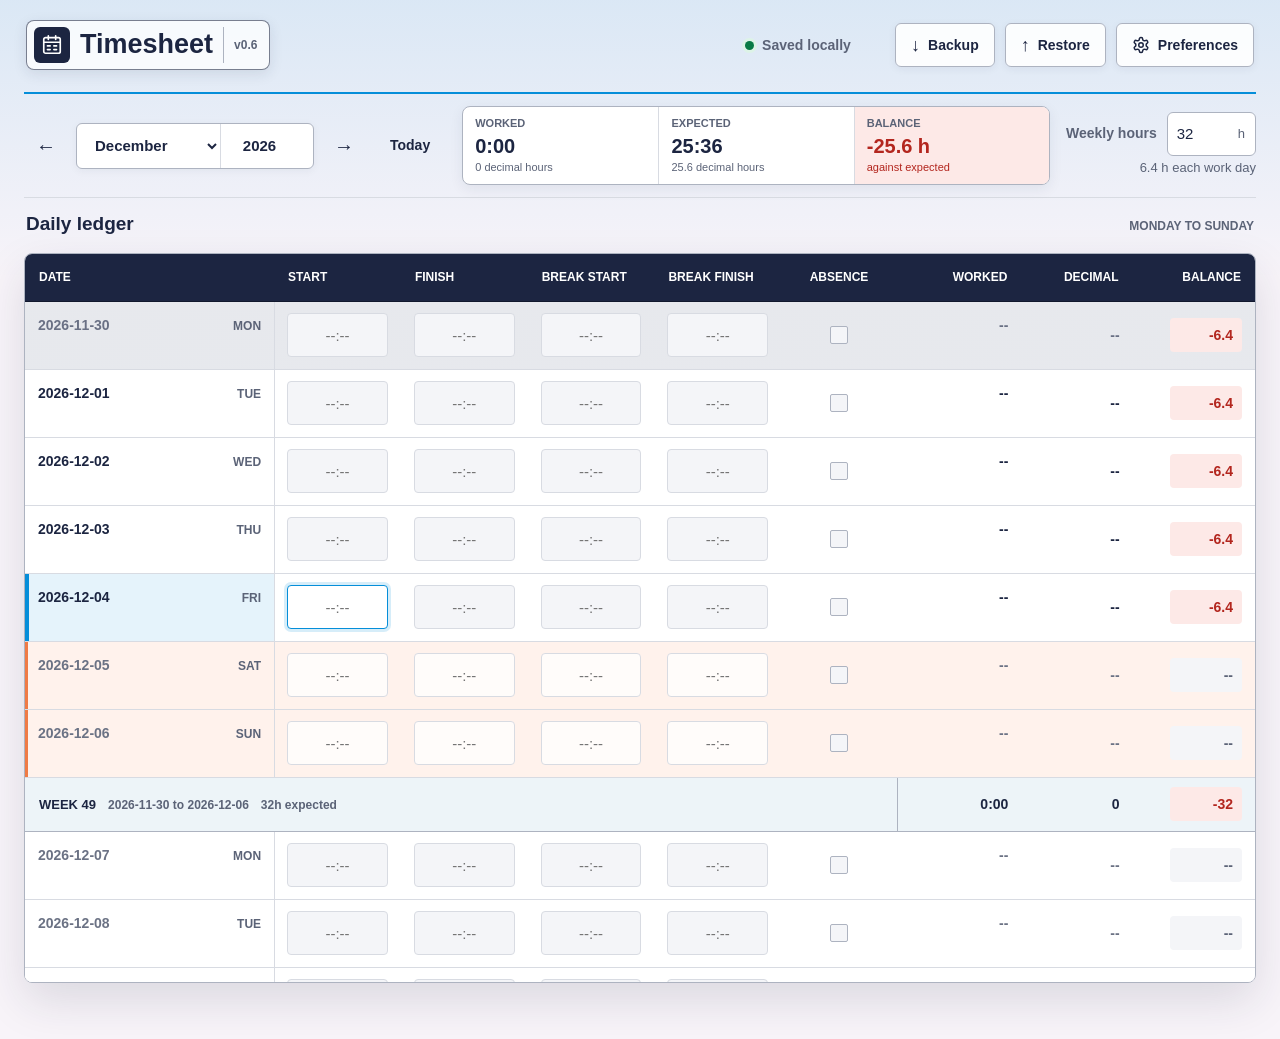
<file: index.html>
<!doctype html>
<html lang="en" data-theme="default-gradient">
<head>
  <meta charset="utf-8">
  <meta name="viewport" content="width=device-width, initial-scale=1">
  <meta name="color-scheme" content="light dark">
  <title>Timesheet</title>
  <link rel="stylesheet" href="styles.css">
  <script defer src="js/i18n.js"></script>
  <script defer src="js/themes.js"></script>
  <script defer src="js/core.js"></script>
  <script defer src="js/model.js"></script>
  <script defer src="js/storage.js"></script>
  <script defer src="js/menu.js"></script>
  <script defer src="js/preferences.js"></script>
  <script defer src="js/ledger.js"></script>
  <script defer src="js/app.js"></script>
</head>
<body data-app-status="loading">
  <a class="skip-link" href="#timesheetTable" data-i18n="skip.timesheet">Skip to timesheet</a>

  <div class="app-shell">
    <header class="app-header">
      <div class="brand-block">
        <div class="brand-line">
          <span class="brand-icon" data-brand-icon aria-hidden="true">
            <svg viewBox="0 0 24 24" width="22" height="22" fill="none" stroke="currentColor" stroke-width="1.8" stroke-linecap="round" stroke-linejoin="round">
              <rect x="3" y="4" width="18" height="17" rx="2"></rect>
              <path d="M8 2v4M16 2v4M3 9h18M7 13h3M14 13h3M7 17h3M14 17h3"></path>
            </svg>
          </span>
          <h1 data-i18n="app.name">Timesheet</h1>
          <span class="app-version" data-app-version>v0.6</span>
        </div>
      </div>

      <button id="menuButton" class="icon-button mobile-menu-button" type="button" aria-label="Open menu" data-i18n-aria-label="menu.open" aria-controls="headerActions" aria-expanded="false">
        <svg aria-hidden="true" viewBox="0 0 24 24" width="20" height="20" fill="none" stroke="currentColor" stroke-width="2" stroke-linecap="round">
          <path d="M4 6h16M4 12h16M4 18h16"></path>
        </svg>
      </button>

      <div id="headerActions" class="header-actions" data-open="false">
        <p id="saveStatus" class="save-status" data-tone="neutral" role="status" aria-live="polite">
          <span class="status-dot" aria-hidden="true"></span>
          <span data-status-text data-i18n="status.loading">Loading</span>
        </p>
        <button id="exportButton" class="button button-secondary" type="button" data-action="backup">
          <span class="button-icon" aria-hidden="true">&#8595;</span>
          <span data-i18n="action.backup">Backup</span>
        </button>
        <button id="restoreButton" class="button button-secondary" type="button" data-action="restore">
          <span class="button-icon" aria-hidden="true">&#8593;</span>
          <span data-i18n="action.restore">Restore</span>
        </button>
        <button id="settingsButton" class="button button-secondary" type="button" data-action="preferences">
          <svg aria-hidden="true" viewBox="0 0 24 24" width="18" height="18" fill="none" stroke="currentColor" stroke-width="2" stroke-linecap="round" stroke-linejoin="round">
            <path d="M12.22 2h-.44a2 2 0 0 0-2 2v.18a2 2 0 0 1-1 1.73l-.43.25a2 2 0 0 1-2 0l-.15-.08a2 2 0 0 0-2.73.73l-.22.38a2 2 0 0 0 .73 2.73l.15.09a2 2 0 0 1 1 1.74v.5a2 2 0 0 1-1 1.74l-.15.09a2 2 0 0 0-.73 2.73l.22.38a2 2 0 0 0 2.73.73l.15-.08a2 2 0 0 1 2 0l.43.25a2 2 0 0 1 1 1.73V20a2 2 0 0 0 2 2h.44a2 2 0 0 0 2-2v-.18a2 2 0 0 1 1-1.73l.43-.25a2 2 0 0 1 2 0l.15.08a2 2 0 0 0 2.73-.73l.22-.38a2 2 0 0 0-.73-2.73l-.15-.09a2 2 0 0 1-1-1.74v-.5a2 2 0 0 1 1-1.74l.15-.09a2 2 0 0 0 .73-2.73l-.22-.38a2 2 0 0 0-2.73-.73l-.15.08a2 2 0 0 1-2 0l-.43-.25a2 2 0 0 1-1-1.73V4a2 2 0 0 0-2-2z"></path>
            <circle cx="12" cy="12" r="3"></circle>
          </svg>
          <span data-i18n="action.preferences">Preferences</span>
        </button>
        <input id="restoreInput" class="visually-hidden" type="file" accept="application/json,.json" tabindex="-1">
      </div>
    </header>

    <main>
      <section class="period-bar" aria-label="Timesheet period and schedule" data-i18n-aria-label="period.label">
        <nav class="period-navigation" aria-label="Month navigation" data-i18n-aria-label="period.navigation">
          <button id="previousMonth" class="icon-button" type="button" aria-label="Previous month" title="Previous month" data-i18n-aria-label="period.previousMonth" data-i18n-title="period.previousMonth">
            <span aria-hidden="true">&#8592;</span>
          </button>

          <div class="period-picker">
            <label class="visually-hidden" for="monthSelect" data-i18n="period.month">Month</label>
            <select id="monthSelect" aria-label="Month" data-i18n-aria-label="period.month"></select>

            <label class="visually-hidden" for="yearInput" data-i18n="period.year">Year</label>
            <input id="yearInput" class="year-input" type="number" min="1900" max="9999" step="1" inputmode="numeric" aria-label="Year" data-i18n-aria-label="period.year">
          </div>

          <button id="nextMonth" class="icon-button" type="button" aria-label="Next month" title="Next month" data-i18n-aria-label="period.nextMonth" data-i18n-title="period.nextMonth">
            <span aria-hidden="true">&#8594;</span>
          </button>
          <button id="todayButton" class="button button-quiet" type="button" data-i18n="period.today">Today</button>
        </nav>

        <dl class="summary-strip" aria-label="Monthly summary" data-i18n-aria-label="summary.label">
          <div class="summary-metric">
            <dt data-i18n="summary.worked">Worked</dt>
            <dd id="monthWorked" class="metric-value">--</dd>
            <dd id="monthWorkedDecimal" class="metric-detail">--</dd>
          </div>
          <div class="summary-metric">
            <dt data-i18n="summary.expected">Expected</dt>
            <dd id="monthExpected" class="metric-value">--</dd>
            <dd id="monthExpectedDecimal" class="metric-detail">--</dd>
          </div>
          <div id="monthBalanceMetric" class="summary-metric summary-balance" data-balance="neutral">
            <dt data-i18n="summary.balance">Balance</dt>
            <dd id="monthBalance" class="metric-value">--</dd>
            <dd class="metric-detail" data-i18n="summary.againstExpected">against expected</dd>
          </div>
        </dl>

        <div class="schedule-control">
          <label for="weeklyHours" data-i18n="schedule.weeklyHours">Weekly hours</label>
          <div class="number-field">
            <input id="weeklyHours" type="number" min="0" max="168" step="0.1" inputmode="decimal" aria-describedby="scheduleMessage dailyTarget">
            <span aria-hidden="true">h</span>
          </div>
          <p id="scheduleMessage" class="field-message" aria-live="polite"></p>
          <p id="dailyTarget" class="daily-target"></p>
        </div>
      </section>

      <section class="ledger-section" aria-labelledby="ledgerHeading">
        <div class="ledger-heading">
          <h2 id="ledgerHeading" data-i18n="ledger.title">Daily ledger</h2>
          <p data-i18n="ledger.mondaySunday">Monday to Sunday</p>
        </div>

        <div class="table-frame">
          <table id="timesheetTable">
            <caption class="visually-hidden" data-i18n="ledger.caption">Daily times and weekly summaries for the selected month</caption>
            <colgroup id="timesheetColgroup"></colgroup>
            <thead>
              <tr id="ledgerHeaderRow"></tr>
            </thead>
            <tbody id="ledgerBody"></tbody>
          </table>
        </div>
      </section>
    </main>
  </div>

  <dialog id="settingsDialog" class="settings-dialog" aria-labelledby="settingsTitle">
    <header class="settings-dialog-header">
      <h2 id="settingsTitle" data-i18n="preferences.title">Preferences</h2>
      <button id="settingsCloseButton" class="icon-button settings-close-button" type="button" aria-label="Close preferences" title="Close preferences" data-i18n-aria-label="preferences.close" data-i18n-title="preferences.close">
        <svg aria-hidden="true" viewBox="0 0 24 24" width="20" height="20" fill="none" stroke="currentColor" stroke-width="2" stroke-linecap="round">
          <path d="M18 6 6 18M6 6l12 12"></path>
        </svg>
      </button>
    </header>

    <div class="settings-dialog-body">
      <section class="settings-section" aria-labelledby="displaySettingsHeading">
        <h3 id="displaySettingsHeading" data-i18n="preferences.display">Display</h3>

        <div class="setting-row">
          <label for="dateFormatSelect" data-i18n="preferences.dateFormat">Date format</label>
          <select id="dateFormatSelect">
            <option value="iso">YYYY-MM-DD</option>
            <option value="day-month-year-dots">DD.MM.YYYY</option>
            <option value="month-day-year-slashes">MM/DD/YYYY</option>
            <option value="month-day-dash">MM-DD</option>
            <option value="month-day-slash">MM/DD</option>
            <option value="day-long-month">DD MMMM</option>
          </select>
        </div>

        <div class="setting-row">
          <label for="languageSelect" data-i18n="preferences.language">Language</label>
          <select id="languageSelect"></select>
        </div>

        <div class="setting-row">
          <label for="themeSelect" data-i18n="preferences.theme">Theme</label>
          <div class="theme-select-control">
            <select id="themeSelect" class="theme-select" data-preview="default-gradient"></select>
            <span class="theme-preview" aria-hidden="true"></span>
          </div>
        </div>
      </section>

      <section class="settings-section" aria-labelledby="timeLedgerSettingsHeading">
        <h3 id="timeLedgerSettingsHeading" data-i18n="preferences.timeLedger">Time ledger</h3>

        <div class="setting-row">
          <span id="workDaysLabel" class="setting-label" data-i18n="preferences.workDays">Work days</span>
          <div class="work-days-control" role="group" aria-labelledby="workDaysLabel">
            <select id="workDayStartSelect" aria-label="First work day" data-i18n-aria-label="preferences.workDayStart"></select>
            <span class="work-days-separator" data-i18n="range.separator">to</span>
            <select id="workDayEndSelect" aria-label="Last work day" data-i18n-aria-label="preferences.workDayEnd"></select>
          </div>
        </div>
      </section>

      <section class="settings-section" aria-labelledby="dataSettingsHeading">
        <h3 id="dataSettingsHeading" data-i18n="preferences.data">Data</h3>
        <div class="settings-action-row">
          <button id="deleteLocalDataButton" class="button button-danger" type="button" data-i18n="preferences.deleteLocalData">Delete local data</button>
        </div>
      </section>

      <section class="settings-section about-section" aria-labelledby="aboutHeading">
        <h3 id="aboutHeading" data-i18n="preferences.about">About</h3>
        <p class="about-product" data-about-version>Timesheet v0.6</p>
        <div class="about-details">
          <p data-i18n="about.localTracker">Local work time tracker.</p>
          <p data-i18n="about.license">MIT licence.</p>
          <a href="https://github.com/reery/Timesheet" target="_blank" rel="noopener noreferrer" aria-label="Timesheet repository on GitHub (opens in a new tab)" data-i18n-aria-label="about.repository">https://github.com/reery/Timesheet</a>
        </div>
      </section>
    </div>
  </dialog>

  <dialog id="deleteDataDialog" class="settings-dialog delete-data-dialog" aria-labelledby="deleteDataTitle" aria-describedby="deleteDataQuestion">
    <header class="settings-dialog-header delete-data-dialog-header">
      <h2 id="deleteDataTitle" data-i18n="deleteData.title">Delete local data</h2>
    </header>

    <div class="settings-dialog-body delete-data-dialog-body">
      <p id="deleteDataQuestion" data-i18n="deleteData.question">Do you really want to delete all locally saved data in your browser?</p>
      <p id="deleteDataError" class="delete-data-error" role="alert" aria-live="assertive" hidden></p>
    </div>

    <footer class="delete-data-dialog-actions">
      <button id="confirmDeleteDataButton" class="button button-danger" type="button" data-i18n="deleteData.yes">Yes</button>
      <button id="backupDeleteDataButton" class="button button-positive" type="button" data-i18n="deleteData.backupAndDelete">Backup and delete</button>
      <button id="cancelDeleteDataButton" class="button button-secondary" type="button" data-i18n="deleteData.no">No</button>
    </footer>
  </dialog>

  <noscript>This timesheet requires JavaScript to calculate and save entries.</noscript>
</body>
</html>
</file>
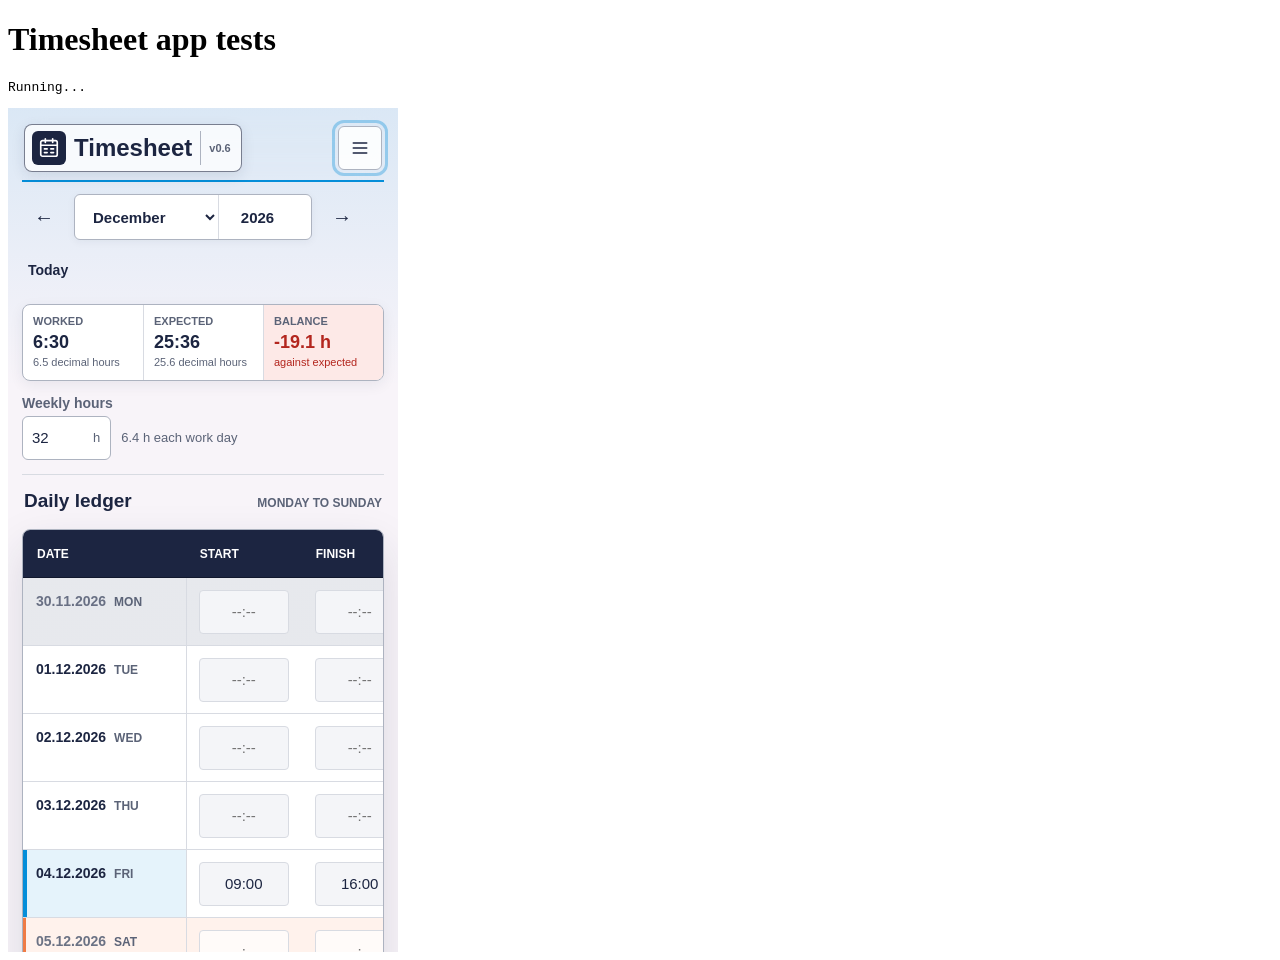
<file: tests/app.test.html>
<!doctype html>
<html lang="en">
<head>
  <meta charset="utf-8">
  <title>Timesheet app tests</title>
  <style>
    #appFrame {
      display: block;
      width: 390px;
      height: 844px;
      border: 0;
    }
  </style>
</head>
<body data-status="running">
  <h1>Timesheet app tests</h1>
  <pre id="results">Running...</pre>
  <iframe id="appFrame" src="../index.html?storageKey=local-timesheet.test.integration.v1" title="Timesheet under test"></iframe>
  <script src="app.test.js"></script>
</body>
</html>
</file>
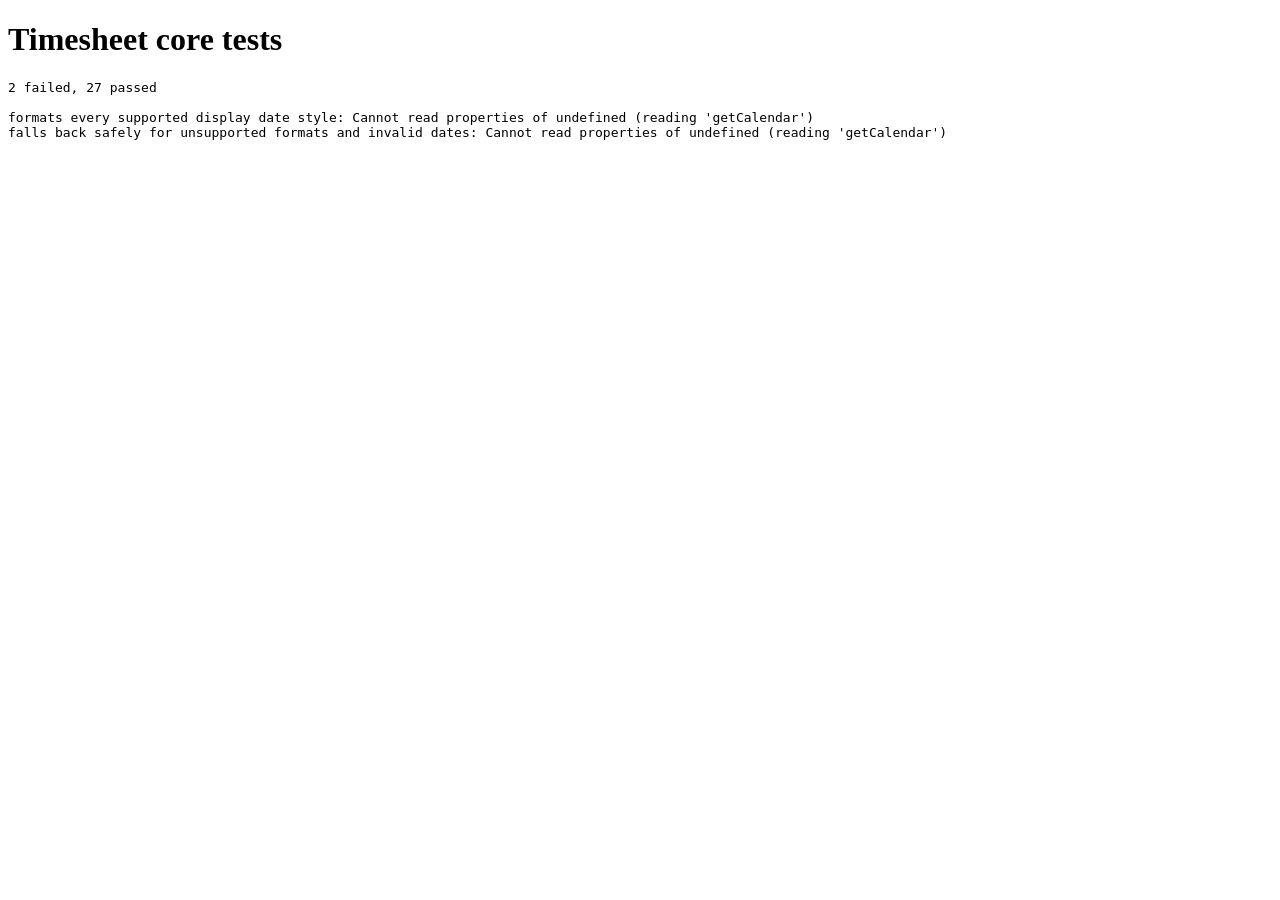
<file: tests/core.test.html>
<!doctype html>
<html lang="en">
<head>
  <meta charset="utf-8">
  <title>Timesheet core tests</title>
</head>
<body data-status="running">
  <h1>Timesheet core tests</h1>
  <pre id="results">Running...</pre>
  <script src="../js/core.js"></script>
  <script src="core.test.js"></script>
</body>
</html>
</file>
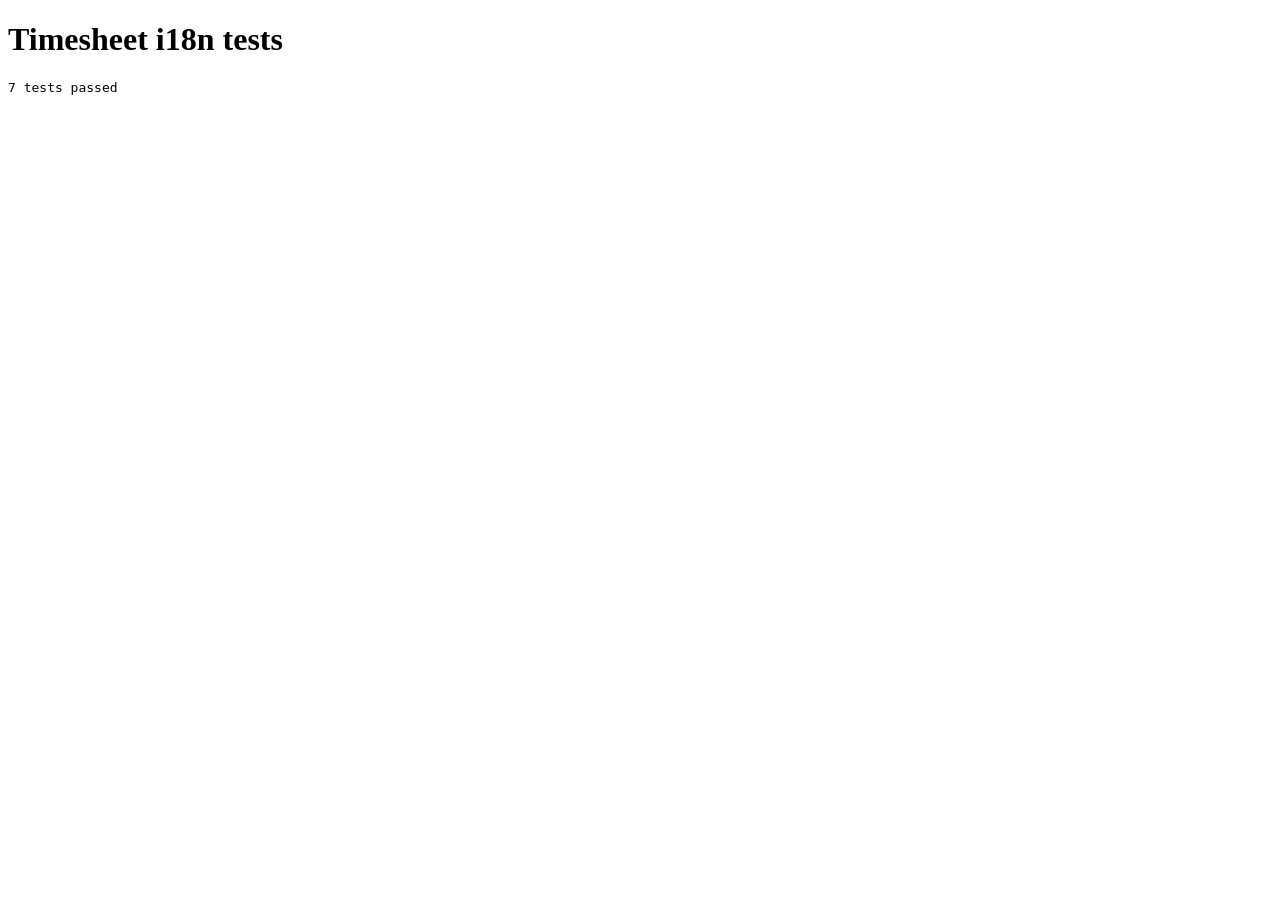
<file: tests/i18n.test.html>
<!doctype html>
<html lang="en">
<head>
  <meta charset="utf-8">
  <title>Timesheet i18n tests</title>
</head>
<body data-status="running">
  <h1>Timesheet i18n tests</h1>
  <pre id="results">Running...</pre>
  <script src="../js/i18n.js"></script>
  <script src="i18n.test.js"></script>
</body>
</html>
</file>
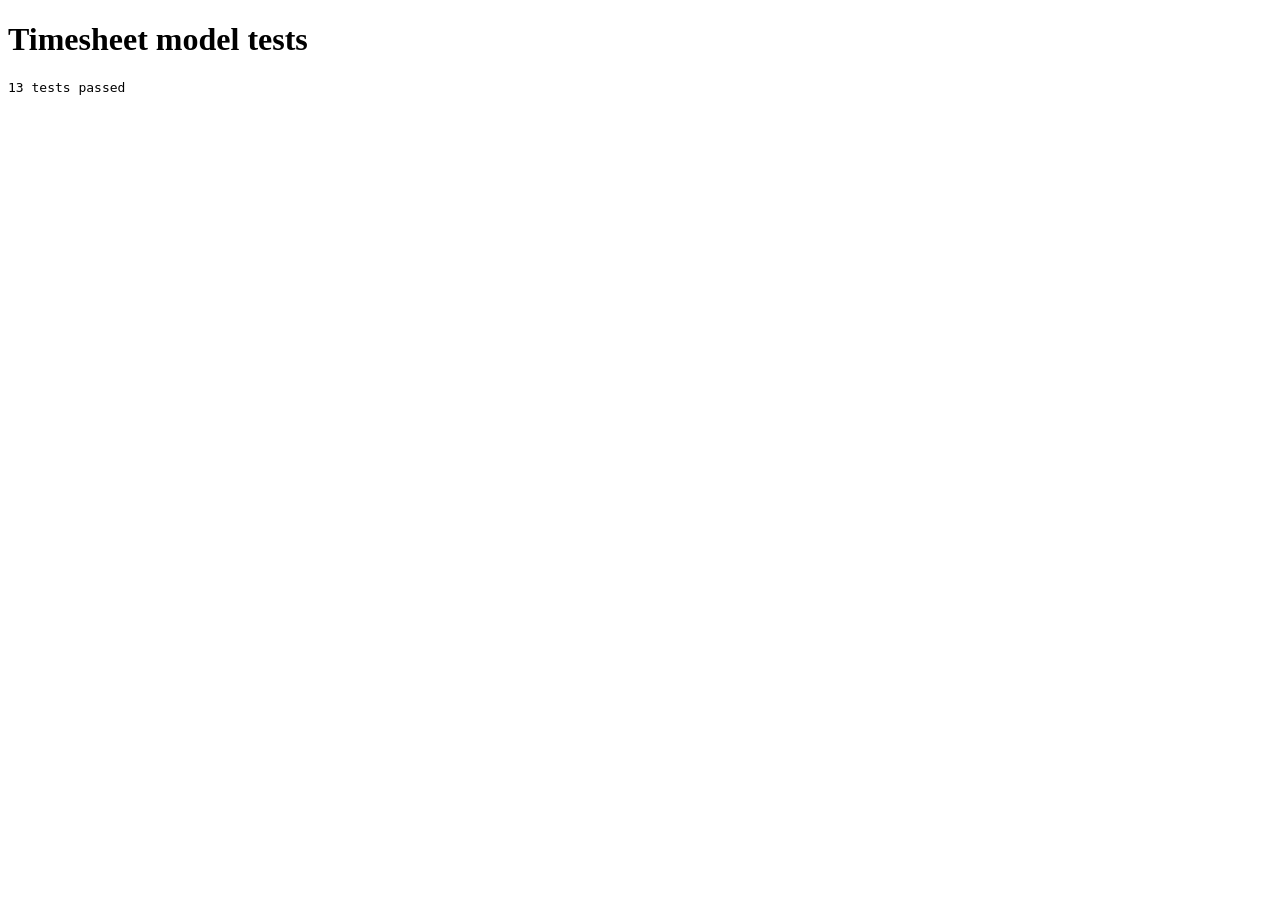
<file: tests/model.test.html>
<!doctype html>
<html lang="en">
<head>
  <meta charset="utf-8">
  <title>Timesheet model tests</title>
</head>
<body data-status="running">
  <h1>Timesheet model tests</h1>
  <pre id="results">Running...</pre>
  <script src="../js/i18n.js"></script>
  <script src="../js/themes.js"></script>
  <script src="../js/core.js"></script>
  <script src="../js/model.js"></script>
  <script src="model.test.js"></script>
</body>
</html>
</file>
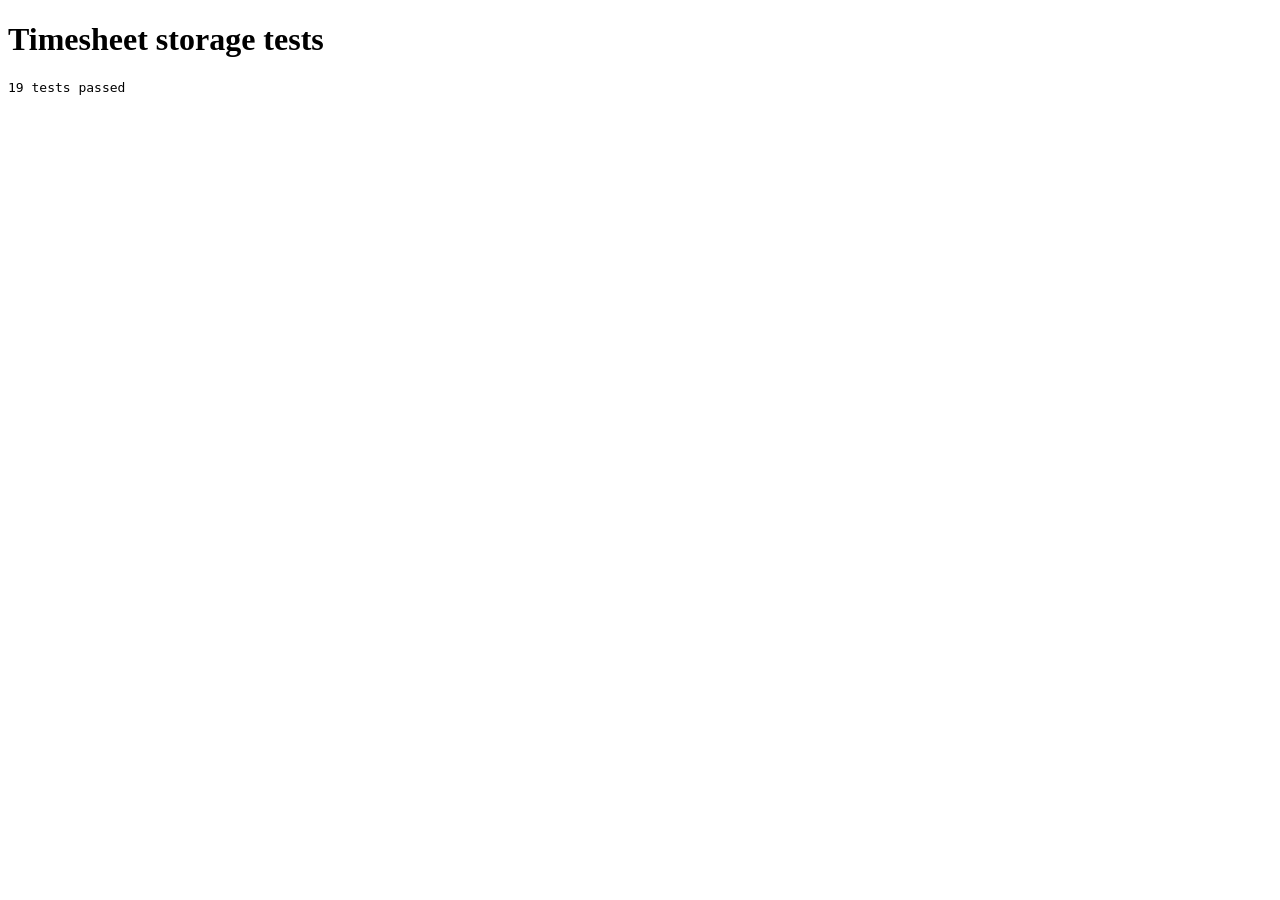
<file: tests/storage.test.html>
<!doctype html>
<html lang="en">
<head>
  <meta charset="utf-8">
  <title>Timesheet storage tests</title>
</head>
<body data-status="running">
  <h1>Timesheet storage tests</h1>
  <pre id="results">Running...</pre>
  <script src="../js/i18n.js"></script>
  <script src="../js/themes.js"></script>
  <script src="../js/core.js"></script>
  <script src="../js/model.js"></script>
  <script src="../js/storage.js"></script>
  <script src="storage.test.js"></script>
</body>
</html>
</file>
<file: styles.css>
:root {
  color-scheme: light;
  --page: #f8f4f9;
  --surface: #ffffff;
  --surface-soft: #f4f5f8;
  --ink: #1c2541;
  --muted: #5b6377;
  --line: #d8dbe2;
  --line-strong: #adb3c0;
  --accent: #058ed9;
  --accent-strong: #1c2541;
  --accent-action: #1c2541;
  --accent-soft: #e5f3fb;
  --optional-day: #fff2ec;
  --optional-day-line: #ef7b45;
  --positive: #087a45;
  --positive-soft: #ddf3e7;
  --negative: #b3261e;
  --negative-soft: #fde9e7;
  --warning: #9a4b26;
  --warning-soft: #ffede4;
  --page-gradient: linear-gradient(180deg, rgba(5, 142, 217, 0.12) 0, rgba(248, 244, 249, 0) 280px) 0 0 / 100% 360px no-repeat;
  --focus-ring: rgba(5, 142, 217, 0.34);
  --focus-shadow: rgba(5, 142, 217, 0.16);
  --surface-translucent: rgba(255, 255, 255, 0.76);
  --control-surface: rgba(255, 255, 255, 0.88);
  --brand-border: rgba(28, 37, 65, 0.58);
  --table-heading: #1c2541;
  --table-heading-line: #11182d;
  --week-summary: #edf4f8;
  --dialog-backdrop: rgba(28, 37, 65, 0.28);
  --shadow: 0 18px 45px rgba(28, 37, 65, 0.13);
  --shadow-rgb: 28, 37, 65;
  --status-ring: rgba(91, 99, 119, 0.12);
  --preview-border: rgba(28, 37, 65, 0.2);
  --preview-inset: rgba(255, 255, 255, 0.28);
  --adjacent-ink: #697084;
  --adjacent-overlay: rgba(216, 219, 226, 0.62);
  --future-ink: #6b7284;
  --error-row: #fff9f8;
  --optional-day-control: rgba(255, 255, 255, 0.72);
  --checkbox-mark: #ffffff;
  --radius: 8px;
  --font-sans: -apple-system, BlinkMacSystemFont, "SF Pro Text", "Helvetica Neue", Helvetica, Arial, sans-serif;
  --font-display: "SF Pro Display", -apple-system, BlinkMacSystemFont, "Helvetica Neue", Helvetica, Arial, sans-serif;
  --font-brand: "Avenir Next", Avenir, "Century Gothic", "Trebuchet MS", sans-serif;
  font-family: var(--font-sans);
  font-size: 16px;
  line-height: 1.5;
  font-synthesis: none;
}

html[data-theme="ember-coast"] {
  --page: #f7f8fb;
  --surface: #ffffff;
  --surface-soft: #f2f4f7;
  --ink: #17374d;
  --muted: #566675;
  --line: #d8dbe2;
  --line-strong: #a9b0bc;
  --accent: #ff9505;
  --accent-strong: #016fb9;
  --accent-action: #016fb9;
  --accent-soft: #fff0d8;
  --optional-day: #fff3ec;
  --optional-day-line: #ec4e20;
  --page-gradient: linear-gradient(180deg, rgba(255, 149, 5, 0.24) 0, rgba(236, 78, 32, 0.1) 145px, rgba(247, 248, 251, 0) 310px) 0 0 / 100% 390px no-repeat;
  --focus-ring: rgba(1, 111, 185, 0.34);
  --focus-shadow: rgba(1, 111, 185, 0.18);
  --surface-translucent: rgba(255, 255, 255, 0.82);
  --control-surface: rgba(255, 255, 255, 0.92);
  --brand-border: rgba(1, 111, 185, 0.58);
  --table-heading: #016fb9;
  --table-heading-line: #01578f;
  --week-summary: #e9f5fc;
  --dialog-backdrop: rgba(1, 69, 112, 0.28);
  --shadow: 0 18px 45px rgba(1, 79, 132, 0.15);
  --checkbox-mark: #17374d;
}

html[data-theme="midnight-fog"] {
  color-scheme: dark;
  --page: #0d1721;
  --surface: #16232d;
  --surface-soft: #1d2d38;
  --ink: #edf4f7;
  --muted: #a6b6c2;
  --line: #344955;
  --line-strong: #607785;
  --accent: #61b7e5;
  --accent-strong: #8ed1f2;
  --accent-action: #17658f;
  --accent-soft: #193c4e;
  --optional-day: #28282e;
  --optional-day-line: #d28b67;
  --positive: #78dba7;
  --positive-soft: #173b2c;
  --negative: #ff9d95;
  --negative-soft: #472522;
  --warning: #f0b58e;
  --warning-soft: #482f22;
  --page-gradient: linear-gradient(180deg, rgba(97, 183, 229, 0.16) 0, rgba(37, 78, 101, 0.1) 150px, rgba(13, 23, 33, 0) 310px) 0 0 / 100% 390px no-repeat;
  --focus-ring: rgba(97, 183, 229, 0.56);
  --focus-shadow: rgba(97, 183, 229, 0.24);
  --surface-translucent: rgba(22, 35, 45, 0.84);
  --control-surface: rgba(29, 45, 56, 0.92);
  --brand-border: rgba(142, 209, 242, 0.46);
  --table-heading: #204b62;
  --table-heading-line: #4d7d94;
  --week-summary: #1b3543;
  --dialog-backdrop: rgba(2, 8, 13, 0.74);
  --shadow: 0 18px 45px rgba(0, 0, 0, 0.38);
  --shadow-rgb: 0, 0, 0;
  --status-ring: rgba(166, 182, 194, 0.2);
  --preview-border: rgba(237, 244, 247, 0.34);
  --preview-inset: rgba(255, 255, 255, 0.12);
  --adjacent-ink: #8497a5;
  --adjacent-overlay: rgba(7, 14, 20, 0.5);
  --future-ink: #8fa1ad;
  --error-row: #352329;
  --optional-day-control: rgba(35, 45, 51, 0.94);
  --checkbox-mark: #0d1721;
}

* {
  box-sizing: border-box;
}

html {
  background: var(--page);
  -webkit-text-size-adjust: 100%;
  text-size-adjust: 100%;
}

body {
  min-width: 320px;
  min-height: 100vh;
  margin: 0;
  color: var(--ink);
  background: var(--page-gradient), var(--page);
  letter-spacing: 0;
  -webkit-font-smoothing: antialiased;
}

button,
input,
select {
  color: inherit;
  font: inherit;
  letter-spacing: 0;
}

button,
select {
  cursor: pointer;
}

button:focus-visible,
input:focus-visible,
select:focus-visible,
a:focus-visible {
  outline: 3px solid var(--focus-ring);
  outline-offset: 3px;
}

.visually-hidden {
  position: absolute !important;
  width: 1px !important;
  height: 1px !important;
  padding: 0 !important;
  margin: -1px !important;
  overflow: hidden !important;
  clip: rect(0, 0, 0, 0) !important;
  white-space: nowrap !important;
  border: 0 !important;
}

.skip-link {
  position: fixed;
  z-index: 100;
  top: 10px;
  left: 10px;
  padding: 9px 12px;
  color: #ffffff;
  background: var(--accent-action);
  border-radius: 4px;
  transform: translateY(-150%);
}

.skip-link:focus {
  transform: translateY(0);
}

.app-shell {
  width: min(1480px, calc(100% - 48px));
  margin: 0 auto;
  padding: 16px 0 56px;
}

.app-header {
  position: relative;
  display: flex;
  align-items: center;
  justify-content: space-between;
  gap: 24px;
  min-height: 78px;
  padding: 0 2px 18px;
  border-bottom: 2px solid var(--accent);
}

.brand-line {
  display: flex;
  align-items: center;
  gap: 10px;
  min-height: 50px;
  padding: 6px 12px 6px 7px;
  background: var(--surface-translucent);
  border: 1px solid var(--brand-border);
  border-radius: var(--radius);
  box-shadow: 0 4px 14px rgba(var(--shadow-rgb), 0.1);
}

.brand-icon {
  display: inline-flex;
  align-items: center;
  justify-content: center;
  width: 36px;
  height: 36px;
  flex: 0 0 auto;
  color: #ffffff;
  background: var(--accent-action);
  border-radius: 6px;
}

.brand-block h1,
.ledger-heading h2 {
  margin: 0;
  font-family: var(--font-display);
  font-weight: 650;
  letter-spacing: 0;
}

.brand-block h1 {
  font-family: var(--font-brand);
  font-size: 27px;
  font-weight: 700;
  line-height: 1.1;
}

.app-version {
  align-self: stretch;
  display: inline-flex;
  align-items: center;
  padding-left: 10px;
  color: var(--muted);
  border-left: 1px solid var(--line-strong);
  font-size: 12px;
  font-weight: 750;
  font-variant-numeric: tabular-nums;
}

.header-actions,
.period-navigation,
.period-picker {
  display: flex;
  align-items: center;
}

.header-actions {
  flex: 0 0 auto;
  gap: 10px;
}

.mobile-menu-button {
  display: none;
}

.button,
.icon-button {
  height: 44px;
  border: 1px solid transparent;
  border-radius: 6px;
  background: transparent;
  transition: background-color 140ms ease, border-color 140ms ease, color 140ms ease, box-shadow 140ms ease;
}

.button {
  display: inline-flex;
  align-items: center;
  justify-content: center;
  gap: 8px;
  padding: 0 15px;
  font-size: 14px;
  font-weight: 700;
}

.button-icon {
  font-family: var(--font-sans);
  font-size: 18px;
  line-height: 1;
}

.button > svg,
.icon-button > svg {
  display: block;
  flex: 0 0 auto;
}

.button-secondary {
  border-color: var(--line-strong);
  background: var(--control-surface);
  box-shadow: 0 2px 8px rgba(var(--shadow-rgb), 0.06);
}

.button-danger,
.button-positive {
  color: var(--surface);
  box-shadow: 0 2px 8px rgba(var(--shadow-rgb), 0.12);
}

.button-danger {
  border-color: var(--negative);
  background: var(--negative);
}

.button-positive {
  border-color: var(--positive);
  background: var(--positive);
}

.button-danger:hover,
.button-positive:hover {
  filter: brightness(0.94);
  box-shadow: 0 3px 10px rgba(var(--shadow-rgb), 0.18);
}

.button-secondary:hover,
.button-quiet:hover,
.icon-button:hover {
  border-color: var(--accent);
  color: var(--accent-strong);
  background: var(--surface);
  box-shadow: 0 3px 10px rgba(var(--shadow-rgb), 0.1);
}

.button-quiet {
  color: var(--accent-strong);
}

.button:active,
.icon-button:active {
  background: var(--accent-soft);
  box-shadow: none;
}

.button-danger:active {
  background: var(--negative);
}

.button-positive:active {
  background: var(--positive);
}

.button:disabled,
.icon-button:disabled {
  color: var(--muted);
  border-color: transparent;
  background: transparent;
  box-shadow: none;
  cursor: not-allowed;
  opacity: 0.55;
}

.icon-button {
  width: 44px;
  padding: 0;
  font-family: var(--font-sans);
  font-size: 20px;
}

.save-status {
  display: flex;
  align-items: center;
  gap: 8px;
  min-width: 132px;
  margin: 0 8px 0 0;
  color: var(--muted);
  font-size: 14px;
  font-weight: 650;
}

.status-dot {
  width: 9px;
  height: 9px;
  flex: 0 0 auto;
  border-radius: 50%;
  background: var(--line-strong);
  box-shadow: 0 0 0 3px var(--status-ring);
}

.save-status[data-tone="success"] .status-dot {
  background: var(--positive);
  box-shadow: 0 0 0 3px var(--positive-soft);
}

.save-status[data-tone="error"] {
  color: var(--negative);
}

.save-status[data-tone="error"] .status-dot {
  background: var(--negative);
  box-shadow: 0 0 0 3px var(--negative-soft);
}

.save-status[data-tone="warning"] {
  color: var(--warning);
}

.save-status[data-tone="warning"] .status-dot {
  background: var(--warning);
  box-shadow: 0 0 0 3px var(--warning-soft);
}

body.settings-open {
  overflow: hidden;
}

.settings-dialog {
  width: min(520px, calc(100% - 32px));
  max-width: none;
  max-height: calc(100vh - 40px);
  max-height: calc(100dvh - 40px);
  margin: auto;
  padding: 0;
  overflow: hidden;
  color: var(--ink);
  background: var(--surface);
  border: 1px solid var(--line-strong);
  border-radius: var(--radius);
  box-shadow: 0 24px 70px rgba(var(--shadow-rgb), 0.28);
}

.settings-dialog[open] {
  display: flex;
  flex-direction: column;
  animation: dialog-enter 160ms ease-out;
}

.settings-dialog::backdrop {
  background: var(--dialog-backdrop);
  -webkit-backdrop-filter: blur(6px);
  backdrop-filter: blur(6px);
}

@keyframes dialog-enter {
  from {
    opacity: 0;
    transform: translateY(8px);
  }
  to {
    opacity: 1;
    transform: translateY(0);
  }
}

.settings-dialog-header {
  display: flex;
  align-items: center;
  justify-content: space-between;
  gap: 24px;
  padding: 22px 24px 18px;
  border-bottom: 1px solid var(--line);
}

.settings-dialog-header h2 {
  margin: 0;
  font-family: var(--font-display);
  font-size: 24px;
  font-weight: 700;
  line-height: 1.2;
}

.settings-close-button {
  display: inline-flex;
  align-items: center;
  justify-content: center;
  flex: 0 0 auto;
}

.settings-dialog-body {
  overflow-y: auto;
  padding: 8px 24px 24px;
  overscroll-behavior: contain;
}

.settings-section {
  padding-top: 18px;
}

.settings-section + .settings-section {
  margin-top: 8px;
  border-top: 1px solid var(--line);
}

.settings-section h3 {
  margin: 0 0 7px;
  color: var(--muted);
  font-size: 15px;
  font-weight: 750;
  text-transform: uppercase;
}

.settings-action-row {
  display: flex;
  justify-content: flex-end;
  padding: 13px 0 5px;
}

.delete-data-dialog {
  width: min(560px, calc(100% - 32px));
}

.delete-data-dialog-header {
  justify-content: flex-start;
}

.delete-data-dialog-body {
  padding-top: 22px;
}

.delete-data-dialog-body > p {
  margin: 0;
}

.delete-data-error {
  margin-top: 14px !important;
  padding: 10px 12px;
  color: var(--negative);
  background: var(--negative-soft);
  border-left: 3px solid var(--negative);
  border-radius: 4px;
  font-size: 14px;
  font-weight: 650;
}

.delete-data-dialog-actions {
  display: flex;
  flex-wrap: wrap;
  justify-content: flex-end;
  gap: 10px;
  padding: 18px 24px 22px;
  border-top: 1px solid var(--line);
}

.setting-row {
  display: grid;
  grid-template-columns: minmax(120px, 0.8fr) minmax(210px, 1.35fr);
  align-items: center;
  gap: 10px;
  min-height: 66px;
}

.setting-row > label,
.setting-row > .setting-label {
  font-size: 14px;
  font-weight: 700;
  text-align: right;
}

.setting-row > select,
.setting-row > .theme-select-control > select,
.setting-row > .work-days-control > select {
  width: 100%;
  height: 44px;
  min-width: 0;
  padding: 0 34px 0 11px;
  border: 1px solid var(--line-strong);
  border-radius: 6px;
  background-color: var(--surface);
  font-size: 14px;
  font-weight: 650;
}

.setting-row > select:hover:not(:disabled),
.setting-row > .theme-select-control > select:hover:not(:disabled),
.setting-row > .work-days-control > select:hover:not(:disabled) {
  border-color: var(--accent);
}

.work-days-control {
  display: grid;
  grid-template-columns: minmax(0, 1fr) max-content minmax(0, 1fr);
  align-items: center;
  gap: 8px;
  min-width: 0;
}

.work-days-control > select {
  padding-right: 26px;
  padding-left: 9px;
}

.work-days-separator {
  color: var(--muted);
  font-size: 13px;
  font-weight: 650;
  white-space: nowrap;
}

.setting-row > .theme-select-control {
  position: relative;
  min-width: 0;
}

.setting-row > .theme-select-control > select.theme-select {
  -webkit-appearance: none;
  appearance: none;
  padding: 0 40px 0 45px;
}

.theme-preview {
  position: absolute;
  top: 50%;
  left: 11px;
  width: 24px;
  height: 24px;
  overflow: hidden;
  pointer-events: none;
  transform: translateY(-50%);
  border: 1px solid var(--preview-border);
  border-radius: 4px;
  background-image: linear-gradient(135deg, #058ed9 0, #58b8e8 48%, #f8f4f9 49%, #f8f4f9 100%);
  box-shadow: inset 0 0 0 1px var(--preview-inset);
}

.theme-select[data-preview="midnight-fog"] + .theme-preview {
  background-image: linear-gradient(135deg, #08131d 0, #193448 58%, #70b5d5 100%);
}

.theme-select[data-preview="midnight-fog"] + .theme-preview::after {
  position: absolute;
  top: 3px;
  left: 3px;
  width: 9px;
  height: 9px;
  content: "";
  border-radius: 50%;
  box-shadow: 3px -1px 0 #e2f2f7;
  transform: rotate(-14deg);
}

.theme-select[data-preview="ember-coast"] + .theme-preview {
  background-image: linear-gradient(135deg, #ff9505 0, #ff9505 43%, #ec4e20 44%, #ec4e20 68%, #016fb9 69%, #016fb9 100%);
}

.theme-select-control::after {
  position: absolute;
  top: 50%;
  right: 15px;
  width: 7px;
  height: 7px;
  content: "";
  pointer-events: none;
  border-right: 2px solid var(--muted);
  border-bottom: 2px solid var(--muted);
  transform: translateY(-70%) rotate(45deg);
}

.about-product {
  margin: 10px 0 0;
  font-family: var(--font-brand);
  font-size: 15px;
  font-weight: 700;
  line-height: 1.25;
}

.about-details {
  display: grid;
  gap: 2px;
  margin-top: 7px;
  color: var(--muted);
  font-size: 12px;
  line-height: 1.45;
}

.about-details p {
  margin: 0;
}

.about-details a {
  width: fit-content;
  max-width: 100%;
  color: var(--accent-strong);
  overflow-wrap: anywhere;
  text-underline-offset: 2px;
}

.period-bar {
  display: grid;
  grid-template-columns: max-content minmax(0, 1fr) max-content;
  align-items: center;
  gap: 16px;
  padding: 12px 0;
  border-bottom: 1px solid var(--line);
}

.period-navigation {
  gap: 8px;
}

.period-picker {
  overflow: hidden;
  height: 46px;
  border: 1px solid var(--line-strong);
  border-radius: 6px;
  background: var(--surface);
  box-shadow: 0 2px 8px rgba(var(--shadow-rgb), 0.05);
}

.period-picker select,
.period-picker input {
  height: 100%;
  border: 0;
  background: transparent;
  font-size: 15px;
  font-weight: 700;
}

.period-picker select {
  width: 144px;
  padding: 0 30px 0 14px;
  border-right: 1px solid var(--line);
}

.period-picker input {
  width: 92px;
  padding: 0 10px;
  text-align: center;
  font-family: var(--font-sans);
  font-variant-numeric: tabular-nums;
}

.schedule-control {
  display: grid;
  grid-template-areas:
    "label input"
    "target target"
    "message message";
  grid-template-columns: max-content max-content;
  align-items: center;
  column-gap: 10px;
  row-gap: 2px;
  min-width: 0;
}

.schedule-control > label {
  grid-area: label;
  color: var(--muted);
  font-size: 14px;
  font-weight: 700;
}

.schedule-control .number-field {
  grid-area: input;
}

.number-field {
  display: flex;
  align-items: center;
  height: 44px;
  overflow: hidden;
  border: 1px solid var(--line-strong);
  border-radius: 6px;
  background: var(--surface);
}

.number-field:focus-within {
  border-color: var(--accent);
  box-shadow: 0 0 0 3px var(--focus-shadow);
}

.number-field input {
  width: 70px;
  height: 100%;
  padding: 0 3px 0 9px;
  border: 0;
  outline: 0;
  background: transparent;
  font-family: var(--font-sans);
  font-size: 15px;
  font-variant-numeric: tabular-nums;
}

.number-field span {
  padding-right: 10px;
  color: var(--muted);
  font-size: 13px;
}

.number-field:has(input[aria-invalid="true"]) {
  border-color: var(--negative);
}

.field-message {
  grid-area: message;
  justify-self: end;
  margin: 0;
  color: var(--negative);
  font-size: 12px;
  font-weight: 650;
  text-align: right;
}

.daily-target {
  grid-area: target;
  justify-self: end;
  min-width: 0;
  margin: 0;
  color: var(--muted);
  font-size: 13px;
  text-align: right;
}

.summary-strip {
  display: grid;
  grid-template-columns: repeat(3, minmax(0, 1fr));
  min-width: 0;
  margin: 0;
  overflow: hidden;
  border: 1px solid var(--line-strong);
  border-radius: var(--radius);
  background: var(--surface);
  box-shadow: 0 4px 14px rgba(var(--shadow-rgb), 0.07);
}

.summary-metric {
  min-width: 0;
  padding: 10px 12px;
  border-left: 1px solid var(--line);
}

.summary-metric:first-child {
  border-left: 0;
}

.summary-metric dt {
  margin-bottom: 3px;
  color: var(--muted);
  font-size: 11px;
  font-weight: 750;
  line-height: 1.25;
  overflow-wrap: anywhere;
  text-transform: uppercase;
}

.summary-metric dd {
  margin: 0;
}

.summary-metric .metric-value {
  overflow: hidden;
  font-family: var(--font-sans);
  font-size: 20px;
  font-weight: 750;
  font-variant-numeric: tabular-nums;
  line-height: 1.2;
  text-overflow: ellipsis;
  white-space: nowrap;
}

.summary-metric .metric-detail {
  display: block;
  min-height: 14px;
  margin: 2px 0 0;
  color: var(--muted);
  font-size: 11px;
  line-height: 1.3;
  overflow-wrap: anywhere;
}

.summary-balance[data-balance="positive"] {
  color: var(--positive);
  background: var(--positive-soft);
}

.summary-balance[data-balance="negative"] {
  color: var(--negative);
  background: var(--negative-soft);
}

.summary-balance[data-balance="positive"] .metric-detail,
.summary-balance[data-balance="negative"] .metric-detail {
  color: currentColor;
}

.ledger-section {
  margin-top: 12px;
}

.ledger-heading {
  display: flex;
  align-items: baseline;
  justify-content: space-between;
  margin-bottom: 14px;
  padding: 0 2px;
}

.ledger-heading h2 {
  font-size: 19px;
}

.ledger-heading p {
  margin: 0;
  color: var(--muted);
  font-size: 12px;
  font-weight: 700;
  text-transform: uppercase;
}

.table-frame {
  overflow: auto;
  max-height: calc(100vh - 170px);
  border: 1px solid var(--line-strong);
  border-radius: var(--radius);
  background: var(--surface);
  box-shadow: var(--shadow);
  overscroll-behavior: contain;
}

#timesheetTable {
  width: 100%;
  min-width: 1106px;
  border-collapse: separate;
  border-spacing: 0;
  table-layout: fixed;
  font-variant-numeric: tabular-nums;
}

#timesheetTable .date-column {
  width: 224px;
}

#timesheetTable .time-column {
  width: 114px;
}

#timesheetTable .absence-column {
  width: 104px;
}

#timesheetTable .result-column {
  width: 112px;
}

#timesheetTable .decimal-column {
  width: 100px;
}

#timesheetTable .balance-column {
  width: 110px;
}

#timesheetTable thead th {
  position: sticky;
  z-index: 5;
  top: 0;
  height: 48px;
  padding: 0 14px;
  color: #ffffff;
  background: var(--table-heading);
  border-bottom: 1px solid var(--table-heading-line);
  font-size: 12px;
  font-weight: 750;
  text-align: left;
  text-transform: uppercase;
}

#timesheetTable thead th:first-child {
  z-index: 6;
  left: 0;
}

#timesheetTable thead th:nth-last-child(-n + 3) {
  text-align: right;
}

#timesheetTable thead th.absence-heading {
  padding-right: 6px;
  padding-left: 6px;
  text-align: center;
}

#timesheetTable tbody th,
#timesheetTable tbody td {
  height: 68px;
  padding: 9px 13px;
  border-bottom: 1px solid var(--line);
  background: var(--surface);
  vertical-align: middle;
}

#timesheetTable tbody tr:last-child th,
#timesheetTable tbody tr:last-child td {
  border-bottom: 0;
}

#timesheetTable .date-cell {
  position: sticky;
  z-index: 2;
  left: 0;
  box-shadow: 1px 0 0 var(--line);
  text-align: left;
}

#timesheetTable .date-line {
  display: flex;
  align-items: baseline;
  justify-content: space-between;
  gap: 10px;
}

#timesheetTable .date-line time {
  font-family: var(--font-sans);
  font-size: 14px;
  font-weight: 700;
}

#timesheetTable .weekday {
  color: var(--muted);
  font-size: 12px;
  font-weight: 750;
  text-transform: uppercase;
}

#timesheetTable .row-message {
  display: block;
  overflow: hidden;
  min-height: 16px;
  margin-top: 4px;
  color: var(--negative);
  font-size: 12px;
  font-weight: 650;
  line-height: 1.3;
  text-overflow: ellipsis;
  white-space: nowrap;
}

#timesheetTable .day-row.is-optional-day th,
#timesheetTable .day-row.is-optional-day td {
  background: var(--optional-day);
}

#timesheetTable .day-row.is-optional-day .date-cell {
  box-shadow: inset 3px 0 0 var(--optional-day-line), 1px 0 0 var(--line);
}

#timesheetTable .day-row.is-adjacent th,
#timesheetTable .day-row.is-adjacent td {
  color: var(--adjacent-ink);
  background-image: linear-gradient(var(--adjacent-overlay), var(--adjacent-overlay));
}

#timesheetTable .day-row.is-adjacent.is-optional-day th,
#timesheetTable .day-row.is-adjacent.is-optional-day td {
  background-color: var(--optional-day);
}

#timesheetTable .day-row.is-today .date-cell {
  box-shadow: inset 4px 0 0 var(--accent), 1px 0 0 var(--line);
  background: var(--accent-soft);
}

#timesheetTable .day-row.is-today .date-line time {
  color: var(--accent-strong);
  font-weight: 800;
}

#timesheetTable .day-row.is-future:not(.is-today) {
  color: var(--future-ink);
}

#timesheetTable .day-row.has-error th,
#timesheetTable .day-row.has-error td {
  background-color: var(--error-row);
}

#timesheetTable .day-row.has-error.is-optional-day th,
#timesheetTable .day-row.has-error.is-optional-day td {
  background-color: var(--optional-day);
}

#timesheetTable .time-input {
  width: 100%;
  height: 44px;
  padding: 0 9px;
  border: 1px solid var(--line);
  border-radius: 4px;
  outline: 0;
  background: var(--surface-soft);
  font-family: var(--font-sans);
  font-size: 15px;
  font-variant-numeric: tabular-nums;
  text-align: center;
}

#timesheetTable .is-optional-day .time-input {
  background: var(--optional-day-control);
}

#timesheetTable .time-input:hover {
  border-color: var(--line-strong);
}

#timesheetTable .time-input:focus {
  border-color: var(--accent);
  background: var(--surface);
  box-shadow: 0 0 0 3px var(--focus-shadow);
}

#timesheetTable .time-input[aria-invalid="true"] {
  border-color: var(--negative);
}

#timesheetTable .absence-cell {
  padding-right: 4px;
  padding-left: 4px;
  text-align: center;
}

#timesheetTable .absence-control {
  display: inline-flex;
  width: 44px;
  height: 44px;
  align-items: center;
  justify-content: center;
  cursor: pointer;
}

#timesheetTable .absence-input {
  display: grid;
  width: 18px;
  height: 18px;
  margin: 0;
  padding: 0;
  place-items: center;
  appearance: none;
  -webkit-appearance: none;
  border: 1px solid var(--line-strong);
  border-radius: 2px;
  background: var(--surface-soft);
  cursor: pointer;
}

#timesheetTable .absence-input::before {
  width: 9px;
  height: 5px;
  border: solid var(--checkbox-mark);
  border-width: 0 0 2px 2px;
  content: "";
  transform: translateY(-1px) rotate(-45deg) scale(0);
}

#timesheetTable .absence-input:checked {
  border-color: var(--accent);
  background: var(--accent);
}

#timesheetTable .absence-input:checked::before {
  transform: translateY(-1px) rotate(-45deg) scale(1);
}

#timesheetTable .day-row.is-absence .time-input:disabled {
  color: var(--muted);
  border-color: var(--line);
  background: var(--surface-soft);
  opacity: 0.68;
  cursor: not-allowed;
  -webkit-text-fill-color: var(--muted);
}

#timesheetTable .day-row.is-absence .work-note {
  color: var(--muted);
}

#timesheetTable .result-cell,
#timesheetTable .decimal-cell,
#timesheetTable .balance-cell {
  text-align: right;
}

#timesheetTable .result-value,
#timesheetTable .decimal-value,
#timesheetTable .balance-value {
  display: block;
  font-family: var(--font-sans);
  font-size: 14px;
  font-weight: 700;
  font-variant-numeric: tabular-nums;
  white-space: nowrap;
}

#timesheetTable .work-note {
  display: block;
  min-height: 16px;
  margin-top: 4px;
  color: var(--positive);
  font-size: 12px;
  font-weight: 700;
  white-space: nowrap;
}

#timesheetTable .balance-value {
  display: inline-flex;
  align-items: center;
  justify-content: flex-end;
  min-width: 72px;
  min-height: 34px;
  padding: 0 9px;
  border-radius: 4px;
}

#timesheetTable .balance-value[data-balance="positive"] {
  color: var(--positive);
  background: var(--positive-soft);
}

#timesheetTable .balance-value[data-balance="negative"] {
  color: var(--negative);
  background: var(--negative-soft);
}

#timesheetTable .balance-value[data-balance="neutral"] {
  color: var(--muted);
  background: var(--surface-soft);
}

#timesheetTable .week-summary th,
#timesheetTable .week-summary td {
  height: 54px;
  padding-top: 8px;
  padding-bottom: 8px;
  color: var(--ink);
  background: var(--week-summary);
  border-bottom: 1px solid var(--line-strong);
}

#timesheetTable .week-summary th {
  position: sticky;
  z-index: 2;
  left: 0;
  padding-left: 14px;
  box-shadow: 1px 0 0 var(--line-strong);
  text-align: left;
}

#timesheetTable .week-label {
  color: var(--accent-strong);
  font-size: 13px;
  font-weight: 800;
  text-transform: uppercase;
}

#timesheetTable .week-range,
#timesheetTable .week-target {
  margin-left: 12px;
  color: var(--muted);
  font-size: 12px;
  font-weight: 600;
}

#timesheetTable .week-summary .result-value,
#timesheetTable .week-summary .decimal-value,
#timesheetTable .week-summary .balance-value {
  font-weight: 800;
}

noscript {
  display: block;
  padding: 20px;
  color: var(--negative);
  text-align: center;
}

@media (max-width: 1180px) {
  .period-bar {
    grid-template-columns: minmax(0, 1fr);
    align-items: stretch;
    gap: 12px;
  }

  .period-navigation,
  .schedule-control {
    justify-self: start;
  }

  .schedule-control {
    grid-template-areas:
      "label input target"
      "message message message";
    grid-template-columns: max-content max-content max-content;
  }

  .field-message,
  .daily-target {
    justify-self: start;
    text-align: left;
  }

  #timesheetTable {
    min-width: 1074px;
  }

  #timesheetTable .date-column {
    width: 192px;
  }

  #timesheetTable .date-line {
    justify-content: flex-start;
    gap: 8px;
  }

  #timesheetTable .row-message {
    max-width: 192px;
  }
}

@media (max-width: 980px) {
  .app-shell {
    width: min(100% - 30px, 1480px);
  }
}

@media (min-width: 841px) and (max-width: 980px) {
  .app-header {
    gap: 8px;
  }

  .header-actions {
    gap: 4px;
  }

  .header-actions .button {
    padding-right: 6px;
    padding-left: 6px;
    font-size: 12px;
  }

  .save-status {
    gap: 4px;
    min-width: 104px;
    margin-right: 0;
    font-size: 12px;
  }
}

@media (max-width: 840px) {
  .app-shell {
    width: 100%;
    padding: 8px 14px 34px;
  }

  .app-header {
    position: sticky;
    z-index: 40;
    top: 0;
    gap: 12px;
    min-height: 64px;
    padding: 8px 2px;
    background: transparent;
    -webkit-backdrop-filter: blur(12px);
    backdrop-filter: blur(12px);
  }

  .brand-block h1 {
    font-size: 24px;
  }

  .brand-line {
    gap: 8px;
    min-height: 48px;
    padding-right: 10px;
  }

  .brand-icon {
    width: 34px;
    height: 34px;
  }

  .app-version {
    padding-left: 8px;
    font-size: 11px;
  }

  .mobile-menu-button {
    display: inline-flex;
    align-items: center;
    justify-content: center;
    flex: 0 0 44px;
    margin-left: auto;
    border-color: var(--line-strong);
    background: var(--control-surface);
  }

  .header-actions {
    position: absolute;
    z-index: 30;
    top: calc(100% - 8px);
    right: 0;
    display: none;
    width: min(300px, calc(100vw - 28px));
    margin: 0;
    padding: 12px;
    flex-direction: column;
    align-items: stretch;
    gap: 8px;
    background: var(--surface);
    border: 1px solid var(--line-strong);
    border-radius: var(--radius);
    box-shadow: 0 16px 36px rgba(var(--shadow-rgb), 0.2);
  }

  .header-actions[data-open="true"] {
    display: flex;
  }

  .header-actions .button {
    width: 100%;
    justify-content: flex-start;
  }

  .save-status {
    justify-content: flex-start;
    min-height: 44px;
    margin: 0;
    padding: 0 10px;
    border-bottom: 1px solid var(--line);
  }

  .period-bar {
    padding: 12px 0;
  }

  .period-navigation {
    width: fit-content;
    max-width: 100%;
  }

  .period-navigation .button-quiet {
    padding-right: 5px;
    padding-left: 5px;
  }

  .summary-metric {
    padding-right: 10px;
    padding-left: 10px;
  }

  .summary-metric .metric-value {
    font-size: 18px;
  }

  .table-frame {
    max-height: calc(100vh - 96px);
  }

  #timesheetTable {
    min-width: 1060px;
  }

  #timesheetTable .date-column {
    width: 160px;
  }

  #timesheetTable .row-message {
    max-width: 160px;
  }

  .settings-dialog {
    width: calc(100% - 24px);
    max-height: calc(100vh - 24px);
    max-height: calc(100dvh - 24px);
  }

  .settings-dialog-header {
    padding: 18px 18px 15px;
  }

  .settings-dialog-body {
    padding: 5px 18px 20px;
  }

  .delete-data-dialog-body {
    padding-top: 18px;
  }

  .delete-data-dialog-actions {
    display: grid;
    grid-template-columns: 1fr;
    padding: 16px 18px 18px;
  }

  .delete-data-dialog-actions .button,
  .settings-action-row .button {
    width: 100%;
  }

  .setting-row {
    grid-template-columns: minmax(82px, max-content) minmax(0, 1fr);
    gap: 10px;
    min-height: 62px;
    padding: 8px 0;
  }

  .setting-row > label,
  .setting-row > .setting-label {
    font-size: 12px;
    white-space: nowrap;
  }

  .setting-row > select,
  .setting-row > .work-days-control > select {
    padding-right: 24px;
    padding-left: 8px;
    font-size: 12px;
    white-space: nowrap;
  }

}

@media (max-width: 430px) {
  .period-navigation {
    flex-wrap: wrap;
  }

  .schedule-control {
    width: 100%;
    grid-template-areas:
      "label label"
      "input target"
      "message message";
    grid-template-columns: max-content minmax(0, 1fr);
  }
}

@media (max-width: 350px) {
  .app-version {
    display: none;
  }

  .setting-row {
    grid-template-columns: minmax(0, 1fr);
    gap: 5px;
  }

  .setting-row > label,
  .setting-row > .setting-label {
    text-align: left;
  }

  .summary-metric {
    padding-right: 6px;
    padding-left: 6px;
  }
}

@media (prefers-reduced-motion: reduce) {
  *,
  *::before,
  *::after {
    scroll-behavior: auto !important;
    animation-duration: 0.01ms !important;
    transition-duration: 0.01ms !important;
  }
}
</file>
